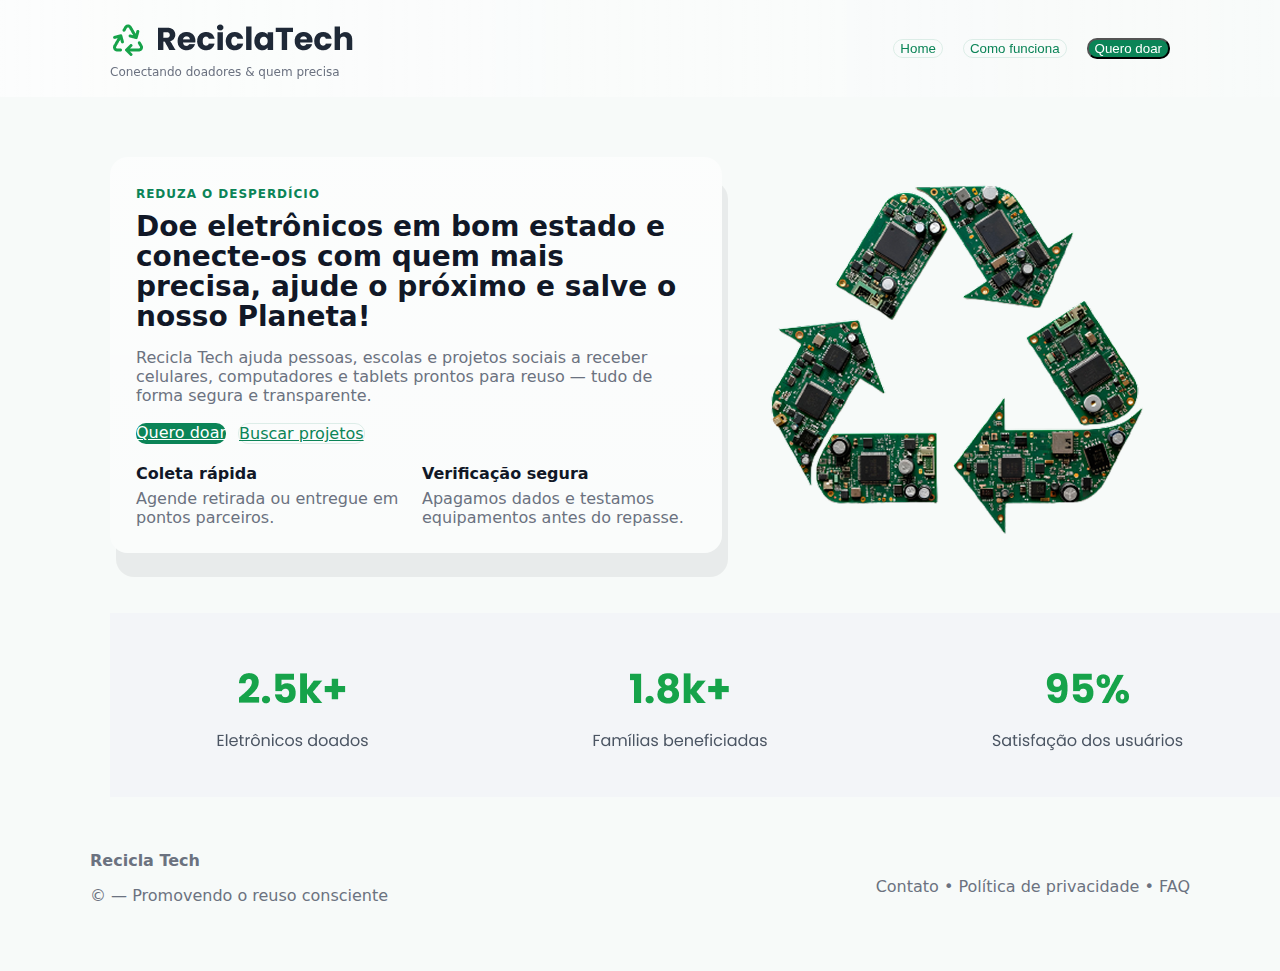
<file: index.html>
<!doctype html>
<html lang="pt-BR">
  <head>
    <meta charset="utf-8" />
    <meta name="viewport" content="width=device-width, initial-scale=1" />
    <title>Recicla Tech — Conectando doadores e quem precisa</title>
    <meta name="description" content="Recicla Tech — plataforma para doação e reaproveitamento de eletrônicos: conecte quem doa com quem precisa." />
    <link rel="stylesheet" href="style.css">
  </head>
  <body>
    <header class="site-header">
      <div class="container header-inner">
        <div class="brand">
          <div class="brand-text">
            <img src="img/minilogo.png" alt="mini logo">
            <small class="muted">Conectando doadores & quem precisa</small>
          </div>
        </div>
        
        <nav class="nav">
          <a href="/index.html"><button class="btn btn-ghost">Home</button></a>
          <a href="/como-funciona/index.html">  <button class="btn btn-ghost">Como funciona</button></a>
          <a href="/para-doares/index.html"><button class="btn btn-primary">Quero doar</button></a>
        </nav>
      </div>
    </header>

    <main class="container">
      <section class="hero">
        <div class="hero-left">
          <span class="kicker">Reduza o Desperdício</span>
          <h1>Doe eletrônicos em bom estado e conecte-os com quem mais precisa, ajude o próximo e salve o nosso Planeta!</h1>
          <p class="lead">Recicla Tech ajuda pessoas, escolas e projetos sociais a receber celulares, computadores e tablets prontos para reuso — tudo de forma segura e transparente.</p>
          
          <div class="cta-row">
            <a class="btn btn-primary" href="#">Quero doar</a>
            <a class="btn btn-ghost" href="#">Buscar projetos</a>
          </div>  

          <div class="features">
            <article class="feature">
              <strong>Coleta rápida</strong>
              <p class="muted">Agende retirada ou entregue em pontos parceiros.</p>
            </article>
            <article class="feature">
              <strong>Verificação segura</strong>
              <p class="muted">Apagamos dados e testamos equipamentos antes do repasse.</p>
            </article>
          </div>
        </div>
        <div class="hero-logo">
          <img src="img/logo.png" alt="logo Recicla Tech">
        </div>
      </section>

      <section class="dados">
        <div class="efs">
          <img src="/img/EFS.png" alt="dados de doações">
        </div>
      </section>
    </main>

    <footer class="site-footer">
      <div class="container footer-inner">
        <div>
          <strong>Recicla Tech</strong>
          <p class="muted">© <span id="year"></span> — Promovendo o reuso consciente</p>
        </div>
        <div class="footer-links muted">Contato • Política de privacidade • FAQ</div>
      </div>
    </footer>  
  </body>
</html>
</file>
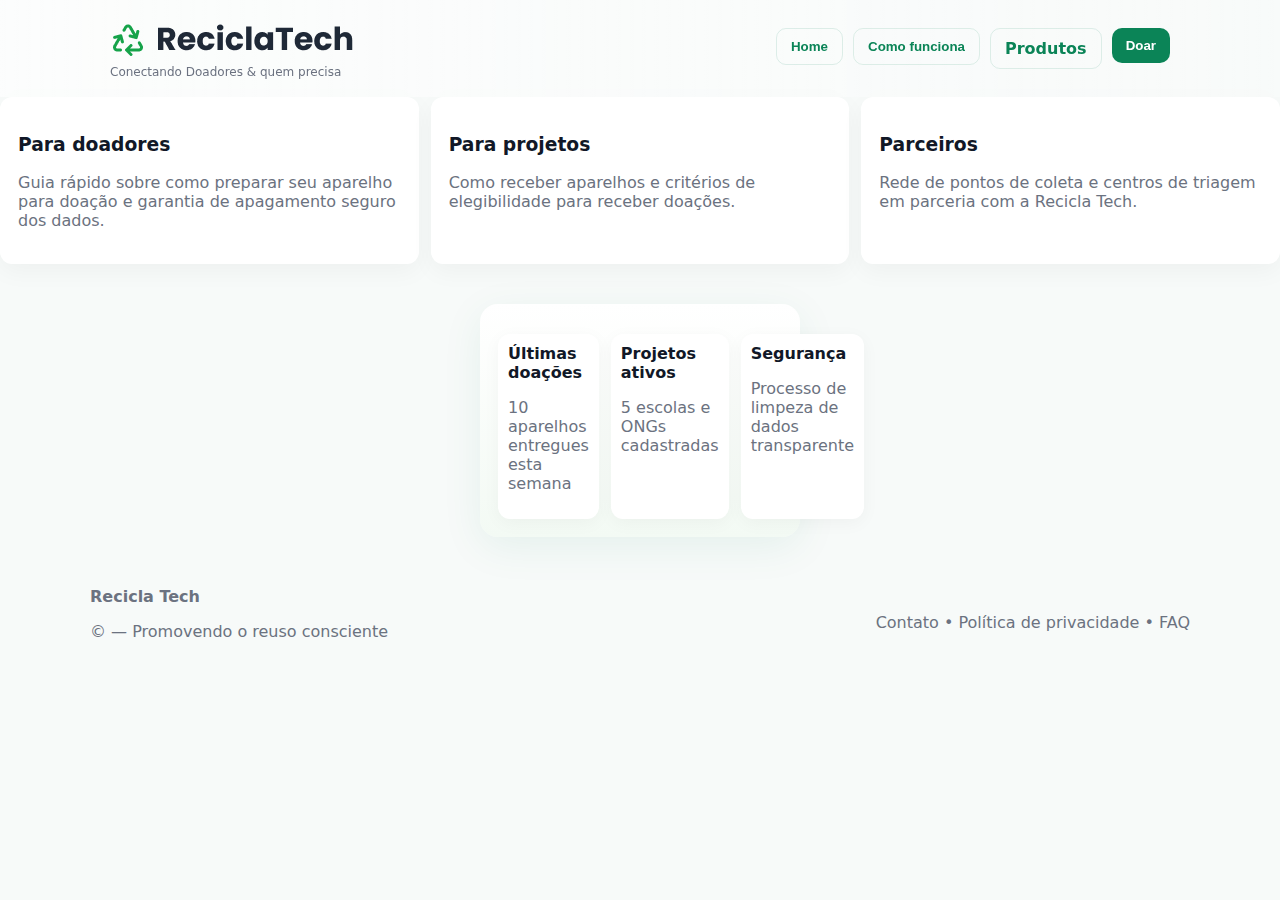
<file: para-doares/index.html>
<!DOCTYPE html>
<html lang="pt-BR">
<head>
    <meta charset="UTF-8">
    <meta name="viewport" content="width=device-width, initial-scale=1.0">
    <title>Para Doadores</title>
    <link rel="stylesheet" href="style.css">
</head>
<body>
    <header class="site-header">
        <div class="container header-inner">
        <div class="brand">
            <div class="brand-text">
            <img src="/img/minilogo.png" alt="mini logo">
            <small class="muted">Conectando Doadores & quem precisa</small>
            </div>
        </div>

        <nav class="nav">
          <a href="/index.html"><button class="btn btn-ghost">Home</button></a>
          <a href="/como-funciona/index.html">  <button class="btn btn-ghost">Como funciona</button></a>
          <a href="/produtos/index.html" class="btn btn-ghost">Produtos</a>
          <a href="/para-doares/index.html"><button class="btn btn-primary">Doar</button></a>
        </nav>
    </div>
  </header>
    <section class="cards">
      <article class="info-card">
        <h3>Para doadores</h3>
        <p class="muted">Guia rápido sobre como preparar seu aparelho para doação e garantia de apagamento seguro dos dados.</p>
      </article>
      <article class="info-card">
        <h3>Para projetos</h3>
        <p class="muted">Como receber aparelhos e critérios de elegibilidade para receber doações.</p>
      </article>
      <article class="info-card">
        <h3>Parceiros</h3>
        <p class="muted">Rede de pontos de coleta e centros de triagem em parceria com a Recicla Tech.</p>
      </article>
    </section>

    <div class="hero-right">
        <div class="device-mock" aria-hidden="true">
          <div class="mock-top"></div>
          <div class="grid-cards">
            <div class="card">
              <strong>Últimas doações</strong>
              <p class="muted">10 aparelhos entregues esta semana</p>
            </div>
            <div class="card">
              <strong>Projetos ativos</strong>
              <p class="muted">5 escolas e ONGs cadastradas</p>
            </div>
            <div class="card">
              <strong>Segurança</strong>
              <p class="muted">Processo de limpeza de dados transparente</p>
            </div>
          </div>
        </div>
      </div>
      
  <footer class="site-footer">
    <div class="container footer-inner">
      <div>
        <strong>Recicla Tech</strong>
        <p class="muted">© <span id="year"></span> — Promovendo o reuso consciente</p>
      </div>
      <div class="footer-links muted">Contato • Política de privacidade • FAQ</div>
    </div>
  </footer>
</body>
</html>
</file>
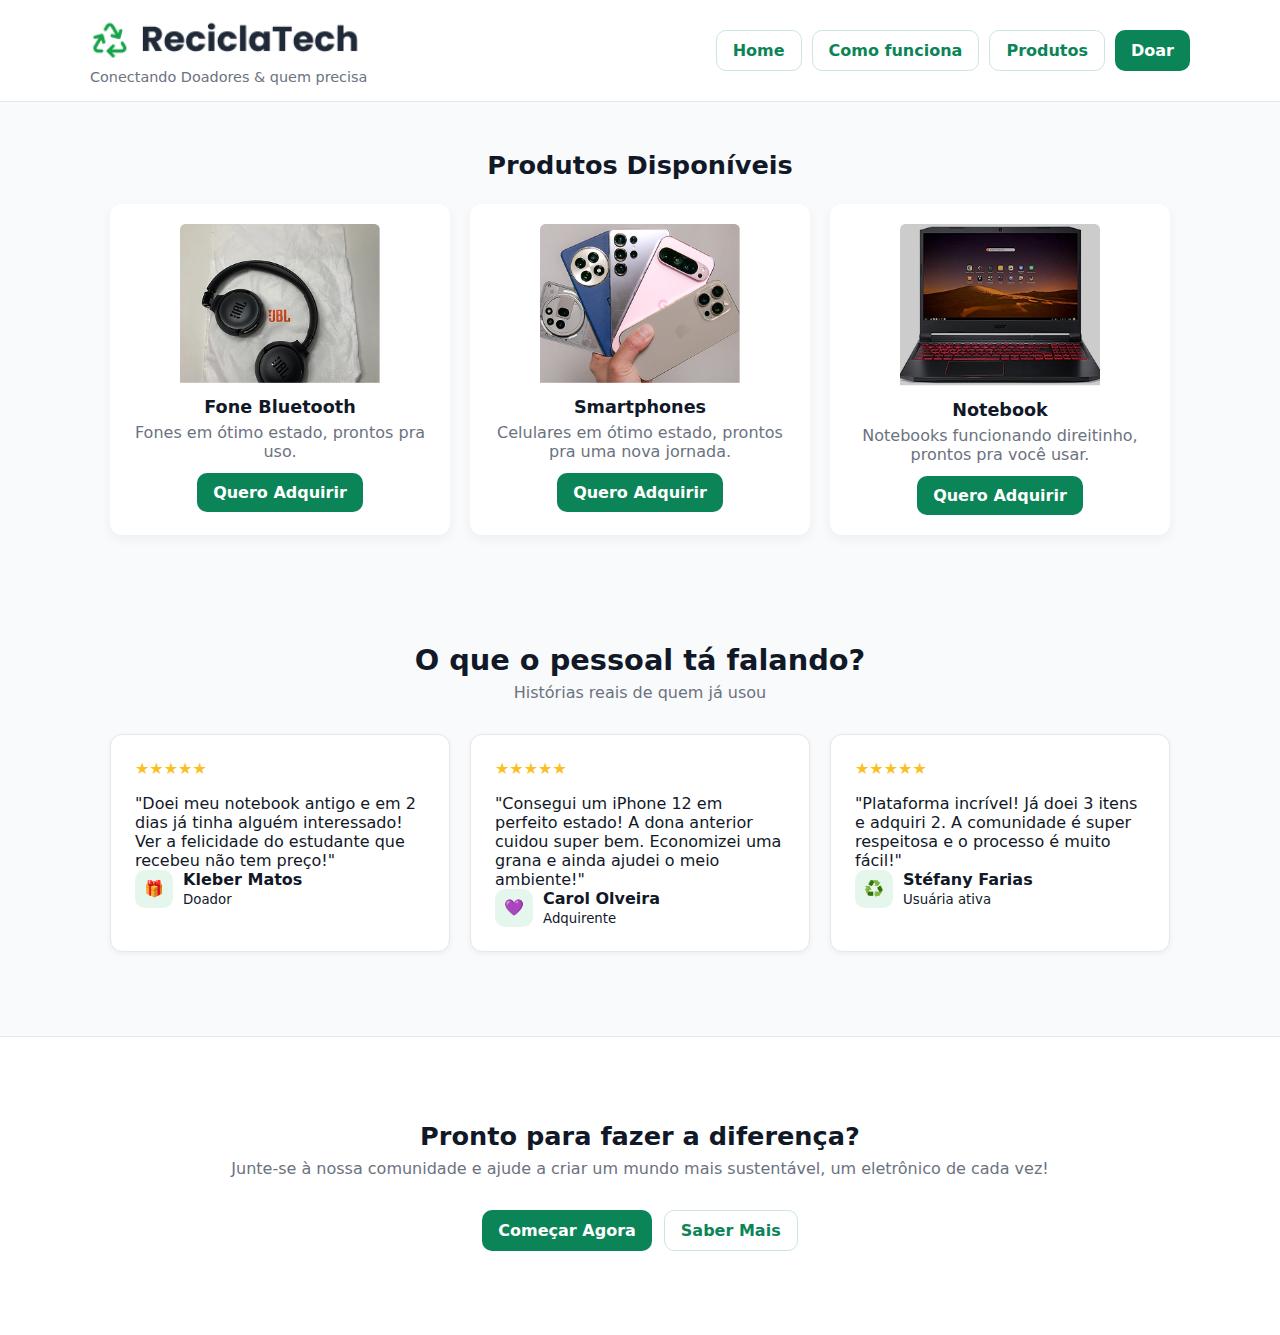
<file: produtos/index.html>
<!DOCTYPE html>
<html lang="pt-BR">
<head>
  <meta charset="utf-8" />
  <meta name="viewport" content="width=device-width, initial-scale=1" />
  <title>Produtos - Recicla Tech</title>
  <link rel="stylesheet" href="style.css">
</head>
<body>

  <!-- HEADER -->
  <header class="site-header">
    <div class="container header-inner">

      <!-- BRAND (logo à esquerda) -->
      <div class="brand">
        <img src="/img/minilogo.png" alt="Recicla Tech" class="mini-logo">
        <small class="brand-subtitle">Conectando Doadores & quem precisa</small>
      </div>

      <!-- NAV (botões à direita) -->
      <nav class="nav" aria-label="Principal">
        <a href="/index.html" class="btn btn-ghost">Home</a>
        <a href="/como-funciona/index.html" class="btn btn-ghost">Como funciona</a>
        <a href="/produtos/index.html" class="btn btn-ghost">Produtos</a>
        <a href="/para-doares/index.html" class="btn btn-primary">Doar</a>
      </nav>

    </div>
  </header>

  <!-- MAIN -->
  <main>
    <section class="produtos">
      <div class="container">
        <h1 class="page-title">Produtos Disponíveis</h1>

        <div class="product-list">
          <article class="product-card">
            <img src="/img/fone.png" alt="Fone Bluetooth" class="product-img">
            <div class="product-body">
              <h2 class="product-title">Fone Bluetooth</h2>
              <p class="product-desc">Fones em ótimo estado, prontos pra uso.</p>
              <a href="#" class="btn btn-primary">Quero Adquirir</a>
            </div>
          </article>

          <article class="product-card">
            <img src="/img/cel.png" alt="Smartphone" class="product-img">
            <div class="product-body">
              <h2 class="product-title">Smartphones</h2>
              <p class="product-desc">Celulares em ótimo estado, prontos pra uma nova jornada.</p>
              <a href="#" class="btn btn-primary">Quero Adquirir</a>
            </div>
          </article>

          <article class="product-card">
            <img src="/img/note.png" alt="Notebook" class="product-img">
            <div class="product-body">
              <h2 class="product-title">Notebook</h2>
              <p class="product-desc">Notebooks funcionando direitinho, prontos pra você usar.</p>
              <a href="#" class="btn btn-primary">Quero Adquirir</a>
            </div>
          </article>
        </div>
      </div>
    </section>

    <!-- DEPOIMENTOS -->
    <section class="testimonials">
      <div class="container">
        <h2>O que o pessoal tá falando?</h2>
        <p class="subtitle">Histórias reais de quem já usou</p>

        <div class="cards">
          <div class="card">
            <div class="stars">★★★★★</div>
            <p>"Doei meu notebook antigo e em 2 dias já tinha alguém interessado! Ver a felicidade do estudante que recebeu não tem preço!"</p>
            <div class="user">
              <div class="icon">🎁</div>
              <div>
                <strong>Kleber Matos</strong><br>
                <small>Doador</small>
              </div>
            </div>
          </div>

          <div class="card">
            <div class="stars">★★★★★</div>
            <p>"Consegui um iPhone 12 em perfeito estado! A dona anterior cuidou super bem. Economizei uma grana e ainda ajudei o meio ambiente!"</p>
            <div class="user">
              <div class="icon">💜</div>
              <div>
                <strong>Carol Olveira</strong><br>
                <small>Adquirente</small>
              </div>
            </div>
          </div>

          <div class="card">
            <div class="stars">★★★★★</div>
            <p>"Plataforma incrível! Já doei 3 itens e adquiri 2. A comunidade é super respeitosa e o processo é muito fácil!"</p>
            <div class="user">
              <div class="icon">♻️</div>
              <div>
                <strong>Stéfany Farias</strong><br>
                <small>Usuária ativa</small>
              </div>
            </div>
          </div>
        </div>
      </div>
    </section>

    <!-- CTA -->
    <section class="cta">
      <div class="container">
        <h2>Pronto para fazer a diferença?</h2>
        <p>Junte-se à nossa comunidade e ajude a criar um mundo mais sustentável, um eletrônico de cada vez!</p>
        <div class="buttons">
          <a href="#" class="btn btn-primary">Começar Agora</a>
          <a href="#" class="btn btn-ghost">Saber Mais</a>
        </div>
      </div>
    </section>
  </main>

</body>
</html>
</file>
<file: style.css>
* {
  box-sizing: border-box;
}

:root {
  --brand: #0b8457;
  --accent: #10b981;
  --muted: #6b7280;
  --bg: #f7faf9;
  --card: #ffffff;
}

body {
  font-family: Inter, system-ui, -apple-system, "Segoe UI", Roboto, "Helvetica Neue", Arial;
  background: var(--bg);
  color: #111827;
  -webkit-font-smoothing: antialiased;
  -moz-osx-font-smoothing: grayscale;
  margin: 0;
}

.container {
  max-width: 1100px;
  margin: 0 auto;
  padding: 0 20px;
}

.logo {
  display: flex;
  align-items: center;
  justify-content: flex-end;
}

.logo img {
  width: 410px;
  height: 424px;
  border-radius: 8px;
}

header.site-header {
  padding: 18px 0;
  background: linear-gradient(90deg, rgba(255, 255, 255, 0.6), rgba(255, 255, 255, 0.2));
  -webkit-backdrop-filter: blur(6px);
          backdrop-filter: blur(6px);
}

.header-inner {
  display: flex;
  justify-content: space-between;
  align-items: center;
}

.brand {
  display: flex;
  gap: 12px;
  align-items: center;
}

.brand-text small {
  display: block;
  font-size: 12px;
  color: #6b7280;
}

.nav {
  display: flex;
  gap: 20px;
}

.btn-primary {
  border-radius: 10px;
  background: #0b8457;
  color: white;
}

.btn-ghost {
  border-radius: 10px;
  background: transparent;
  color: #0b8457;
  border: 1px solid rgba(11, 132, 87, 0.12);
}

.hero {
  padding: 44px 0;
  display: grid;
  grid-template-columns: 1fr;
  gap: 28px;
  align-items: center;
}

.hero-left {
  background: linear-gradient(180deg, rgba(255, 255, 255, 0.6), rgba(255, 255, 255, 0.4));
  padding: 26px;
  border-radius: 18px;
  box-shadow: 6px 24px rgba(2, 6, 23, 0.06);
}

.kicker {
  color: #0b8457;
  font-weight: 700;
  font-size: 12px;
  text-transform: uppercase;
  letter-spacing: 0.08em;
}

h1 {
  font-size: 28px;
  margin: 10px 0 8px;
  line-height: 1.08;
}

.lead {
  color: #6b7280;
  margin-bottom: 18px;
}

.cta-row {
  display: flex;
  gap: 12px;
  flex-wrap: wrap;
}

.hero-right {
  display: flex;
  justify-content: center;
}

.device-mock {
  width: 320px;
  max-width: 84%;
  border-radius: 18px;
  padding: 18px;
  background: linear-gradient(180deg, #fff, #f3faf4);
  box-shadow: 0 10px 40px rgba(11, 132, 87, 0.08);
}

.grid-cards {
  display: grid;
  grid-template-columns: repeat(2, 1fr);
  gap: 12px;
  margin-top: 12px;
}

.card {
  background: #ffffff;
  padding: 10px;
  border-radius: 12px;
  box-shadow: 0 4px 18px rgba(2, 6, 23, 0.04);
}

.how {
  padding: 36px 0;
}

.steps {
  display: grid;
  gap: 12px;
}

.step {
  display: flex;
  gap: 12px;
  align-items: flex-start;
}

.badg {
  width: 44px;
  height: 44px;
  border-radius: 10px;
  background: #0b8457;
  color: white;
  display: flex;
  align-items: center;
  justify-content: center;
  font-weight: 700;
}

.cards {
  display: grid;
  gap: 12px;
  margin-bottom: 40px;
}

.info-card {
  background: #ffffff;
  padding: 18px;
  border-radius: 12px;
  box-shadow: 0 8px 24px rgba(2, 6, 23, 0.04);
}

.footer-inner {
  display: flex;
  justify-content: space-between;
  align-items: center;
  padding: 20px 0;
}

.site-footer {
  padding: 30px 0;
  color: #6b7280;
}

.muted {
  color: #6b7280;
}

.features {
  margin-top: 20px;
  display: grid;
  grid-template-columns: 1fr 1fr;
  gap: 12px;
}

.feature p {
  margin: 6px 0 0;
}

@media (min-width: 768px) {
  .hero {
    grid-template-columns: 1fr 420px;
  }
  .grid-cards {
    grid-template-columns: repeat(3, 1fr);
  }
  .steps {
    grid-template-columns: repeat(3, 1fr);
  }
  .cards {
    grid-template-columns: repeat(3, 1fr);
  }
}/*# sourceMappingURL=style.css.map */
</file>
<file: para-doares/style.css>
* {
  box-sizing: border-box;
}

:root {
  --brand: #0b8457;
  --accent: #10b981;
  --muted: #6b7280;
  --bg: #f7faf9;
  --card: #ffffff;
}

body {
  font-family: Inter, system-ui, -apple-system, "Segoe UI", Roboto, "Helvetica Neue", Arial;
  background: var(--bg);
  color: #111827;
  -webkit-font-smoothing: antialiased;
  -moz-osx-font-smoothing: grayscale;
  margin: 0;
}

.container {
  max-width: 1100px;
  margin: 0 auto;
  padding: 0 20px;
}

header.site-header {
  padding: 18px 0;
  background: linear-gradient(90deg, rgba(255, 255, 255, 0.6), rgba(255, 255, 255, 0.2));
  -webkit-backdrop-filter: blur(6px);
          backdrop-filter: blur(6px);
}

.header-inner {
  display: flex;
  justify-content: space-between;
  align-items: center;
}

.brand {
  display: flex;
  gap: 12px;
  align-items: center;
}

.brand-text small {
  display: block;
  font-size: 12px;
  color: #6b7280;
}

.nav {
  display: flex;
  gap: 10px;
}

.btn {
  padding: 10px 14px;
  border-radius: 10px;
  cursor: pointer;
  border: 0;
  font-weight: 600;
  text-decoration: none;
  display: inline-flex;
  align-items: center;
  justify-content: center;
}

.btn-primary {
  background: #0b8457;
  color: white;
}

.btn-ghost {
  background: transparent;
  color: #0b8457;
  border: 1px solid rgba(11, 132, 87, 0.12);
}

.hero-right {
  display: flex;
  justify-content: center;
}

.device-mock {
  width: 320px;
  max-width: 84%;
  border-radius: 18px;
  padding: 18px;
  background: linear-gradient(180deg, #fff, #f3faf4);
  box-shadow: 0 10px 40px rgba(11, 132, 87, 0.08);
}

.grid-cards {
  display: grid;
  grid-template-columns: repeat(2, 1fr);
  gap: 12px;
  margin-top: 12px;
}

.card {
  background: #ffffff;
  padding: 10px;
  border-radius: 12px;
  box-shadow: 0 4px 18px rgba(2, 6, 23, 0.04);
}

.cards {
  display: grid;
  gap: 12px;
  margin-bottom: 40px;
}

.info-card {
  background: #ffffff;
  padding: 18px;
  border-radius: 12px;
  box-shadow: 0 8px 24px rgba(2, 6, 23, 0.04);
}

.footer-inner {
  display: flex;
  justify-content: space-between;
  align-items: center;
  padding: 20px 0;
}

.site-footer {
  padding: 30px 0;
  color: #6b7280;
}

.muted {
  color: #6b7280;
}

@media (min-width: 768px) {
  .hero {
    grid-template-columns: 1fr 420px;
  }
  .grid-cards {
    grid-template-columns: repeat(3, 1fr);
  }
  .steps {
    grid-template-columns: repeat(3, 1fr);
  }
  .cards {
    grid-template-columns: repeat(3, 1fr);
  }
}/*# sourceMappingURL=style.css.map */
</file>
<file: produtos/style.css>
/* ===== Reset ===== */
* {
  box-sizing: border-box;
  margin: 0;
  padding: 0;
}

body {
  font-family: "Inter", system-ui, -apple-system, sans-serif;
  background: #f9fafb;
  color: #111827;
}

/* ===== Container ===== */
.container {
  max-width: 1100px;
  margin: 0 auto;
  padding: 24px 20px;
}

/* ===== HEADER ===== */
.site-header {
  background: #fff;
  border-bottom: 1px solid #e5e7eb;
  position: sticky;
  top: 0;
  z-index: 50;
}

.header-inner {
  display: flex;
  justify-content: space-between; /* logo esquerda, nav direita */
  align-items: center;
  gap: 24px;
  padding: 16px 0;
}

/* LOGO */
.brand {
  display: flex;
  flex-direction: column;
  align-items: flex-start;
  gap: 6px;
}

.mini-logo {
  width: 270px;
  height: auto;
}

.brand-subtitle {
  color: #6b7280;
  font-size: 0.9rem;
}

/* NAV */
.nav {
  display: flex;
  gap: 10px;
}

.btn {
  padding: 10px 16px;
  border-radius: 10px;
  font-weight: 600;
  text-decoration: none;
  display: inline-flex;
  align-items: center;
  justify-content: center;
  transition: all 0.2s ease;
}

.btn-primary {
  background: #0b8457;
  color: #fff;
}

.btn-primary:hover {
  background: #0a724c;
}

.btn-ghost {
  background: transparent;
  color: #0b8457;
  border: 1px solid rgba(11, 132, 87, 0.2);
}

.btn-ghost:hover {
  background: rgba(11, 132, 87, 0.05);
}

/* ===== PRODUTOS ===== */
.produtos .page-title {
  text-align: center;
  font-size: 1.6rem;
  margin: 24px 0;
  color: #111827;
}

.product-list {
  display: grid;
  grid-template-columns: repeat(auto-fit, minmax(280px, 1fr));
  gap: 20px;
}

.product-card {
  background: #fff;
  border-radius: 12px;
  box-shadow: 0 4px 12px rgba(0, 0, 0, 0.05);
  padding: 20px;
  text-align: center;
  transition: transform 0.2s ease;
}

.product-card:hover {
  transform: translateY(-5px);
}

.product-img {
  width: 200px;
  height: auto;
  margin-bottom: 10px;
}

.product-title {
  font-size: 1.1rem;
  margin-bottom: 6px;
}

.product-desc {
  color: #6b7280;
  margin-bottom: 12px;
}

/* ===== TESTEMUNHOS ===== */
.testimonials {
  padding: 60px 0;
  background: #f9fafb;
  text-align: center;
}

.testimonials h2 {
  font-size: 1.8rem;
  color: #111827;
  margin-bottom: 6px;
}

.subtitle {
  color: #6b7280;
  margin-bottom: 2rem;
}

.cards {
  display: grid;
  grid-template-columns: repeat(auto-fit, minmax(280px, 1fr));
  gap: 20px;
}

.card {
  background: #fff;
  border: 1px solid #e5e7eb;
  border-radius: 12px;
  padding: 1.5rem;
  text-align: left;
  box-shadow: 0 2px 6px rgba(0, 0, 0, 0.05);
}

.stars {
  color: #fbbf24;
  margin-bottom: 1rem;
}

.user {
  display: flex;
  align-items: center;
  gap: 10px;
}

.icon {
  background: #e5f7ec;
  color: #0b8457;
  width: 38px;
  height: 38px;
  border-radius: 10px;
  display: flex;
  align-items: center;
  justify-content: center;
}

/* ===== CTA ===== */
.cta {
  text-align: center;
  background: #fff;
  padding: 60px 20px;
  border-top: 1px solid #e5e7eb;
}

.cta h2 {
  font-size: 1.6rem;
  font-weight: 700;
  color: #111827;
  margin-bottom: 0.5rem;
}

.cta p {
  color: #6b7280;
  margin-bottom: 2rem;
}

.buttons {
  display: flex;
  justify-content: center;
  gap: 12px;
}

/* ===== Responsivo ===== */
@media (max-width: 680px) {
  .header-inner {
    flex-direction: column;
    align-items: center;
    gap: 10px;
  }
  .brand {
    align-items: center;
    text-align: center;
  }
  .nav {
    justify-content: center;
  }
}/*# sourceMappingURL=style.css.map */
</file>
